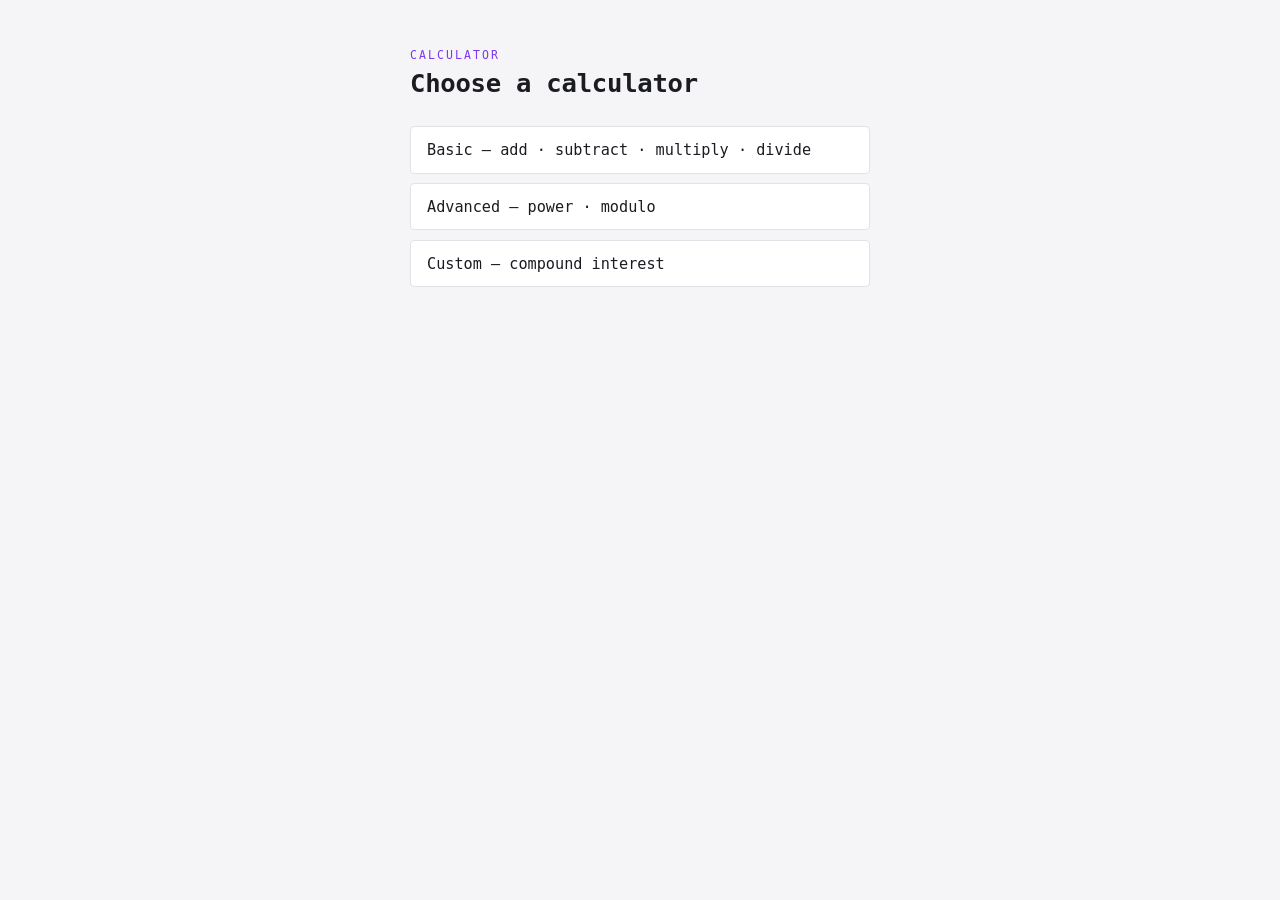
<file: index.html>
<!-- 210042112 -->

<!doctype html>
<html lang="en">
  <head>
    <meta charset="UTF-8" />
    <meta name="viewport" content="width=device-width, initial-scale=1.0" />
    <title>Calculator</title>
    <link rel="stylesheet" href="style.css" />
  </head>

  <body>
    <div class="wrap">
      <p class="eyebrow">Calculator</p>
      <h1>Choose a calculator</h1>

      <div class="nav-list">
        <a class="nav-link" href="basic.html"
          >Basic &mdash; add &middot; subtract &middot; multiply &middot;
          divide</a
        >
        <a class="nav-link" href="advanced.html"
          >Advanced &mdash; power &middot; modulo</a
        >
        <a class="nav-link" href="custom.html"
          >Custom &mdash; compound interest</a
        >
      </div>
    </div>
  </body>
</html>

<!-- -_- N4M154 -_- -->
</file>
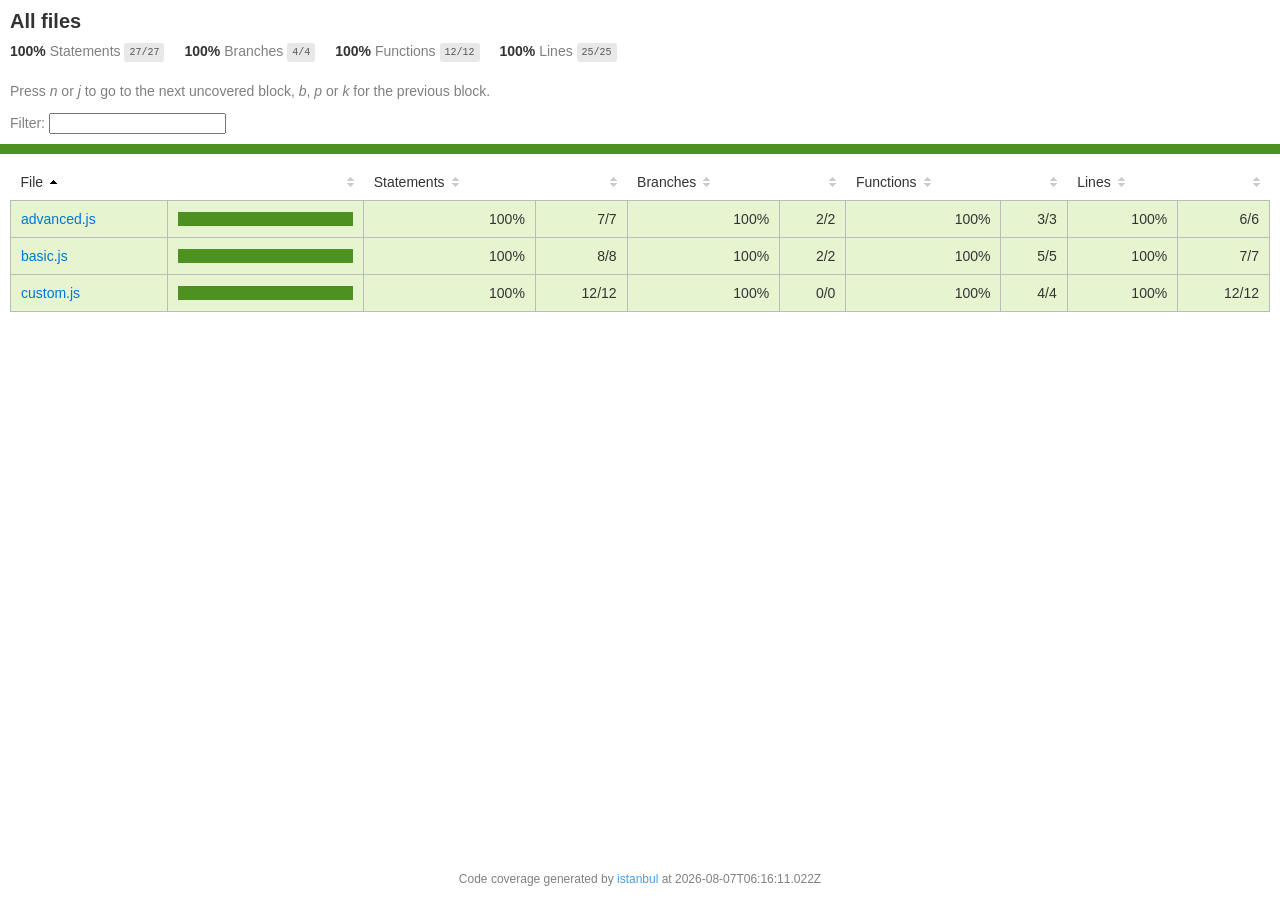
<file: code-coverage-report/lcov-report/index.html>
<!doctype html>
<html lang="en">

<head>
    <title>Code coverage report for All files</title>
    <meta charset="utf-8" />
    <link rel="stylesheet" href="prettify.css" />
    <link rel="stylesheet" href="base.css" />
    <link rel="shortcut icon" type="image/x-icon" href="favicon.png" />
    <meta name="viewport" content="width=device-width, initial-scale=1" />
    <style type='text/css'>
        .coverage-summary .sorter {
            background-image: url(sort-arrow-sprite.png);
        }
    </style>
</head>
    
<body>
<div class='wrapper'>
    <div class='pad1'>
        <h1>All files</h1>
        <div class='clearfix'>
            
            <div class='fl pad1y space-right2'>
                <span class="strong">100% </span>
                <span class="quiet">Statements</span>
                <span class='fraction'>27/27</span>
            </div>
        
            
            <div class='fl pad1y space-right2'>
                <span class="strong">100% </span>
                <span class="quiet">Branches</span>
                <span class='fraction'>4/4</span>
            </div>
        
            
            <div class='fl pad1y space-right2'>
                <span class="strong">100% </span>
                <span class="quiet">Functions</span>
                <span class='fraction'>12/12</span>
            </div>
        
            
            <div class='fl pad1y space-right2'>
                <span class="strong">100% </span>
                <span class="quiet">Lines</span>
                <span class='fraction'>25/25</span>
            </div>
        
            
        </div>
        <p class="quiet">
            Press <em>n</em> or <em>j</em> to go to the next uncovered block, <em>b</em>, <em>p</em> or <em>k</em> for the previous block.
        </p>
        <template id="filterTemplate">
            <div class="quiet">
                Filter:
                <input type="search" id="fileSearch">
            </div>
        </template>
    </div>
    <div class='status-line high'></div>
    <div class="pad1">
<table class="coverage-summary">
<thead>
<tr>
   <th data-col="file" data-fmt="html" data-html="true" class="file">File</th>
   <th data-col="pic" data-type="number" data-fmt="html" data-html="true" class="pic"></th>
   <th data-col="statements" data-type="number" data-fmt="pct" class="pct">Statements</th>
   <th data-col="statements_raw" data-type="number" data-fmt="html" class="abs"></th>
   <th data-col="branches" data-type="number" data-fmt="pct" class="pct">Branches</th>
   <th data-col="branches_raw" data-type="number" data-fmt="html" class="abs"></th>
   <th data-col="functions" data-type="number" data-fmt="pct" class="pct">Functions</th>
   <th data-col="functions_raw" data-type="number" data-fmt="html" class="abs"></th>
   <th data-col="lines" data-type="number" data-fmt="pct" class="pct">Lines</th>
   <th data-col="lines_raw" data-type="number" data-fmt="html" class="abs"></th>
</tr>
</thead>
<tbody><tr>
	<td class="file high" data-value="advanced.js"><a href="advanced.js.html">advanced.js</a></td>
	<td data-value="100" class="pic high">
	<div class="chart"><div class="cover-fill cover-full" style="width: 100%"></div><div class="cover-empty" style="width: 0%"></div></div>
	</td>
	<td data-value="100" class="pct high">100%</td>
	<td data-value="7" class="abs high">7/7</td>
	<td data-value="100" class="pct high">100%</td>
	<td data-value="2" class="abs high">2/2</td>
	<td data-value="100" class="pct high">100%</td>
	<td data-value="3" class="abs high">3/3</td>
	<td data-value="100" class="pct high">100%</td>
	<td data-value="6" class="abs high">6/6</td>
	</tr>

<tr>
	<td class="file high" data-value="basic.js"><a href="basic.js.html">basic.js</a></td>
	<td data-value="100" class="pic high">
	<div class="chart"><div class="cover-fill cover-full" style="width: 100%"></div><div class="cover-empty" style="width: 0%"></div></div>
	</td>
	<td data-value="100" class="pct high">100%</td>
	<td data-value="8" class="abs high">8/8</td>
	<td data-value="100" class="pct high">100%</td>
	<td data-value="2" class="abs high">2/2</td>
	<td data-value="100" class="pct high">100%</td>
	<td data-value="5" class="abs high">5/5</td>
	<td data-value="100" class="pct high">100%</td>
	<td data-value="7" class="abs high">7/7</td>
	</tr>

<tr>
	<td class="file high" data-value="custom.js"><a href="custom.js.html">custom.js</a></td>
	<td data-value="100" class="pic high">
	<div class="chart"><div class="cover-fill cover-full" style="width: 100%"></div><div class="cover-empty" style="width: 0%"></div></div>
	</td>
	<td data-value="100" class="pct high">100%</td>
	<td data-value="12" class="abs high">12/12</td>
	<td data-value="100" class="pct high">100%</td>
	<td data-value="0" class="abs high">0/0</td>
	<td data-value="100" class="pct high">100%</td>
	<td data-value="4" class="abs high">4/4</td>
	<td data-value="100" class="pct high">100%</td>
	<td data-value="12" class="abs high">12/12</td>
	</tr>

</tbody>
</table>
</div>
                <div class='push'></div><!-- for sticky footer -->
            </div><!-- /wrapper -->
            <div class='footer quiet pad2 space-top1 center small'>
                Code coverage generated by
                <a href="https://istanbul.js.org/" target="_blank" rel="noopener noreferrer">istanbul</a>
                at 2026-08-07T06:16:11.022Z
            </div>
        <script src="prettify.js"></script>
        <script>
            window.onload = function () {
                prettyPrint();
            };
        </script>
        <script src="sorter.js"></script>
        <script src="block-navigation.js"></script>
    </body>
</html>
</file>
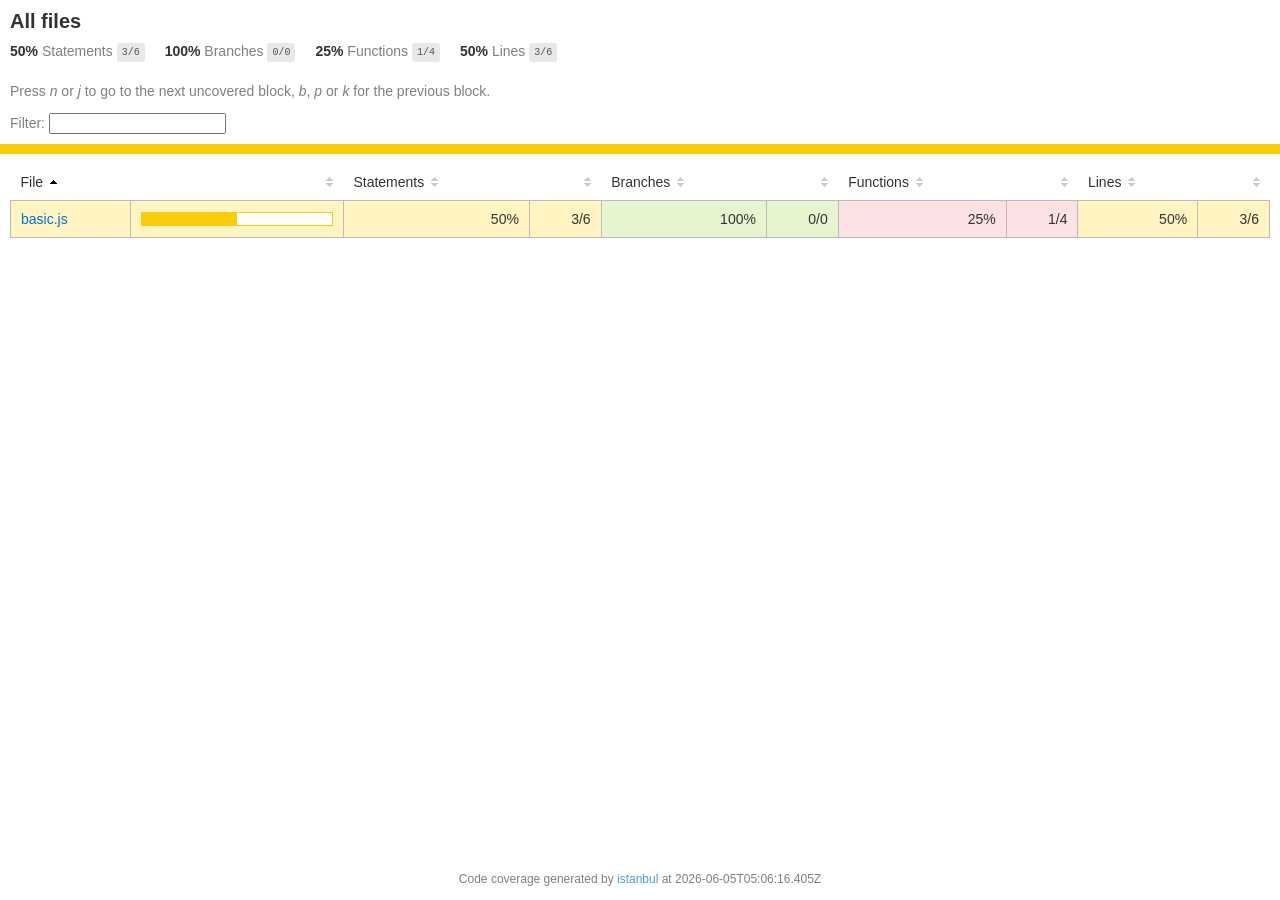
<file: coverage/lcov-report/index.html>
<!doctype html>
<html lang="en">

<head>
    <title>Code coverage report for All files</title>
    <meta charset="utf-8" />
    <link rel="stylesheet" href="prettify.css" />
    <link rel="stylesheet" href="base.css" />
    <link rel="shortcut icon" type="image/x-icon" href="favicon.png" />
    <meta name="viewport" content="width=device-width, initial-scale=1" />
    <style type='text/css'>
        .coverage-summary .sorter {
            background-image: url(sort-arrow-sprite.png);
        }
    </style>
</head>
    
<body>
<div class='wrapper'>
    <div class='pad1'>
        <h1>All files</h1>
        <div class='clearfix'>
            
            <div class='fl pad1y space-right2'>
                <span class="strong">50% </span>
                <span class="quiet">Statements</span>
                <span class='fraction'>3/6</span>
            </div>
        
            
            <div class='fl pad1y space-right2'>
                <span class="strong">100% </span>
                <span class="quiet">Branches</span>
                <span class='fraction'>0/0</span>
            </div>
        
            
            <div class='fl pad1y space-right2'>
                <span class="strong">25% </span>
                <span class="quiet">Functions</span>
                <span class='fraction'>1/4</span>
            </div>
        
            
            <div class='fl pad1y space-right2'>
                <span class="strong">50% </span>
                <span class="quiet">Lines</span>
                <span class='fraction'>3/6</span>
            </div>
        
            
        </div>
        <p class="quiet">
            Press <em>n</em> or <em>j</em> to go to the next uncovered block, <em>b</em>, <em>p</em> or <em>k</em> for the previous block.
        </p>
        <template id="filterTemplate">
            <div class="quiet">
                Filter:
                <input type="search" id="fileSearch">
            </div>
        </template>
    </div>
    <div class='status-line medium'></div>
    <div class="pad1">
<table class="coverage-summary">
<thead>
<tr>
   <th data-col="file" data-fmt="html" data-html="true" class="file">File</th>
   <th data-col="pic" data-type="number" data-fmt="html" data-html="true" class="pic"></th>
   <th data-col="statements" data-type="number" data-fmt="pct" class="pct">Statements</th>
   <th data-col="statements_raw" data-type="number" data-fmt="html" class="abs"></th>
   <th data-col="branches" data-type="number" data-fmt="pct" class="pct">Branches</th>
   <th data-col="branches_raw" data-type="number" data-fmt="html" class="abs"></th>
   <th data-col="functions" data-type="number" data-fmt="pct" class="pct">Functions</th>
   <th data-col="functions_raw" data-type="number" data-fmt="html" class="abs"></th>
   <th data-col="lines" data-type="number" data-fmt="pct" class="pct">Lines</th>
   <th data-col="lines_raw" data-type="number" data-fmt="html" class="abs"></th>
</tr>
</thead>
<tbody><tr>
	<td class="file medium" data-value="basic.js"><a href="basic.js.html">basic.js</a></td>
	<td data-value="50" class="pic medium">
	<div class="chart"><div class="cover-fill" style="width: 50%"></div><div class="cover-empty" style="width: 50%"></div></div>
	</td>
	<td data-value="50" class="pct medium">50%</td>
	<td data-value="6" class="abs medium">3/6</td>
	<td data-value="100" class="pct high">100%</td>
	<td data-value="0" class="abs high">0/0</td>
	<td data-value="25" class="pct low">25%</td>
	<td data-value="4" class="abs low">1/4</td>
	<td data-value="50" class="pct medium">50%</td>
	<td data-value="6" class="abs medium">3/6</td>
	</tr>

</tbody>
</table>
</div>
                <div class='push'></div><!-- for sticky footer -->
            </div><!-- /wrapper -->
            <div class='footer quiet pad2 space-top1 center small'>
                Code coverage generated by
                <a href="https://istanbul.js.org/" target="_blank" rel="noopener noreferrer">istanbul</a>
                at 2026-06-05T05:06:16.405Z
            </div>
        <script src="prettify.js"></script>
        <script>
            window.onload = function () {
                prettyPrint();
            };
        </script>
        <script src="sorter.js"></script>
        <script src="block-navigation.js"></script>
    </body>
</html>
</file>
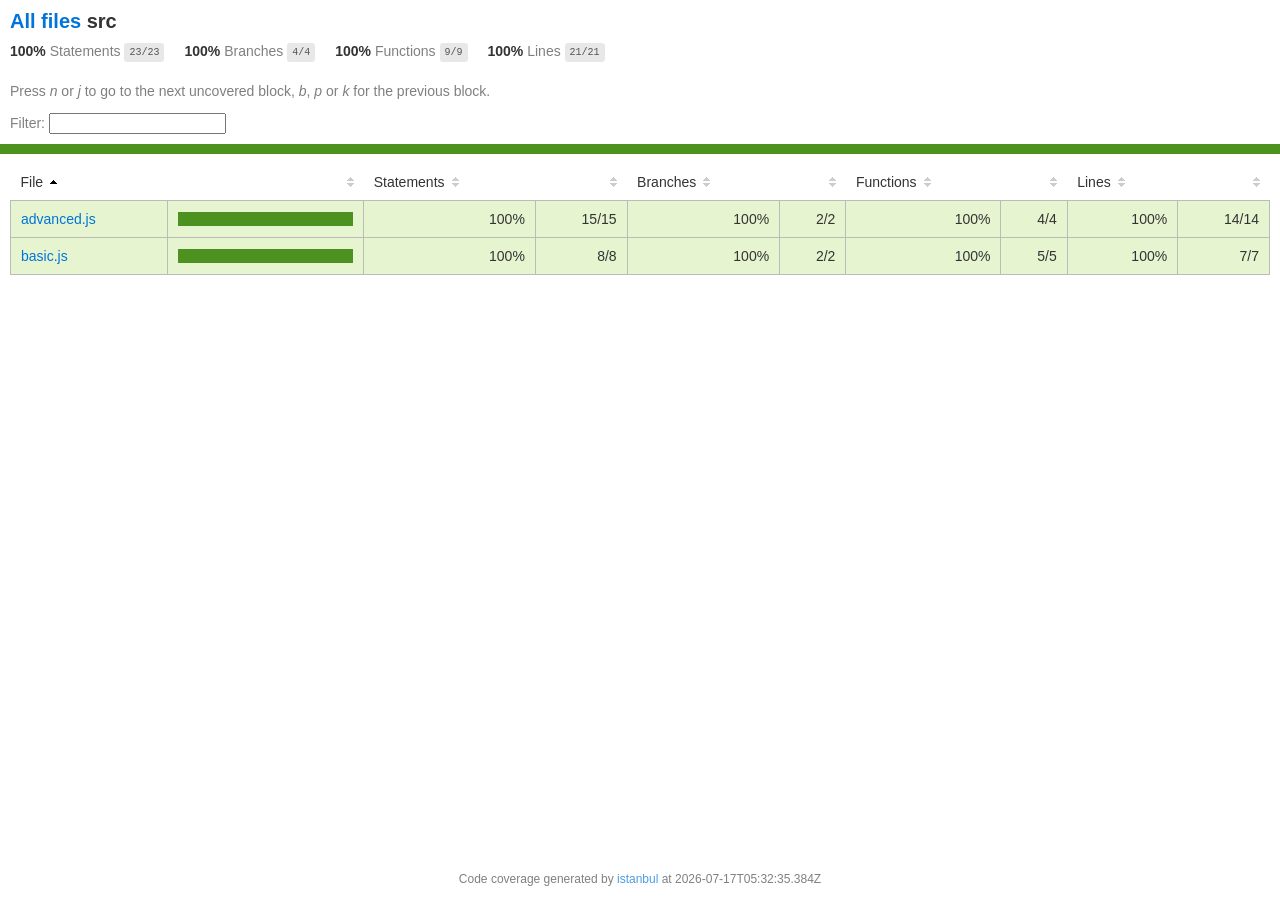
<file: code-coverage-report/lcov-report/src/index.html>
<!doctype html>
<html lang="en">

<head>
    <title>Code coverage report for src</title>
    <meta charset="utf-8" />
    <link rel="stylesheet" href="../prettify.css" />
    <link rel="stylesheet" href="../base.css" />
    <link rel="shortcut icon" type="image/x-icon" href="../favicon.png" />
    <meta name="viewport" content="width=device-width, initial-scale=1" />
    <style type='text/css'>
        .coverage-summary .sorter {
            background-image: url(../sort-arrow-sprite.png);
        }
    </style>
</head>
    
<body>
<div class='wrapper'>
    <div class='pad1'>
        <h1><a href="../index.html">All files</a> src</h1>
        <div class='clearfix'>
            
            <div class='fl pad1y space-right2'>
                <span class="strong">100% </span>
                <span class="quiet">Statements</span>
                <span class='fraction'>23/23</span>
            </div>
        
            
            <div class='fl pad1y space-right2'>
                <span class="strong">100% </span>
                <span class="quiet">Branches</span>
                <span class='fraction'>4/4</span>
            </div>
        
            
            <div class='fl pad1y space-right2'>
                <span class="strong">100% </span>
                <span class="quiet">Functions</span>
                <span class='fraction'>9/9</span>
            </div>
        
            
            <div class='fl pad1y space-right2'>
                <span class="strong">100% </span>
                <span class="quiet">Lines</span>
                <span class='fraction'>21/21</span>
            </div>
        
            
        </div>
        <p class="quiet">
            Press <em>n</em> or <em>j</em> to go to the next uncovered block, <em>b</em>, <em>p</em> or <em>k</em> for the previous block.
        </p>
        <template id="filterTemplate">
            <div class="quiet">
                Filter:
                <input type="search" id="fileSearch">
            </div>
        </template>
    </div>
    <div class='status-line high'></div>
    <div class="pad1">
<table class="coverage-summary">
<thead>
<tr>
   <th data-col="file" data-fmt="html" data-html="true" class="file">File</th>
   <th data-col="pic" data-type="number" data-fmt="html" data-html="true" class="pic"></th>
   <th data-col="statements" data-type="number" data-fmt="pct" class="pct">Statements</th>
   <th data-col="statements_raw" data-type="number" data-fmt="html" class="abs"></th>
   <th data-col="branches" data-type="number" data-fmt="pct" class="pct">Branches</th>
   <th data-col="branches_raw" data-type="number" data-fmt="html" class="abs"></th>
   <th data-col="functions" data-type="number" data-fmt="pct" class="pct">Functions</th>
   <th data-col="functions_raw" data-type="number" data-fmt="html" class="abs"></th>
   <th data-col="lines" data-type="number" data-fmt="pct" class="pct">Lines</th>
   <th data-col="lines_raw" data-type="number" data-fmt="html" class="abs"></th>
</tr>
</thead>
<tbody><tr>
	<td class="file high" data-value="advanced.js"><a href="advanced.js.html">advanced.js</a></td>
	<td data-value="100" class="pic high">
	<div class="chart"><div class="cover-fill cover-full" style="width: 100%"></div><div class="cover-empty" style="width: 0%"></div></div>
	</td>
	<td data-value="100" class="pct high">100%</td>
	<td data-value="15" class="abs high">15/15</td>
	<td data-value="100" class="pct high">100%</td>
	<td data-value="2" class="abs high">2/2</td>
	<td data-value="100" class="pct high">100%</td>
	<td data-value="4" class="abs high">4/4</td>
	<td data-value="100" class="pct high">100%</td>
	<td data-value="14" class="abs high">14/14</td>
	</tr>

<tr>
	<td class="file high" data-value="basic.js"><a href="basic.js.html">basic.js</a></td>
	<td data-value="100" class="pic high">
	<div class="chart"><div class="cover-fill cover-full" style="width: 100%"></div><div class="cover-empty" style="width: 0%"></div></div>
	</td>
	<td data-value="100" class="pct high">100%</td>
	<td data-value="8" class="abs high">8/8</td>
	<td data-value="100" class="pct high">100%</td>
	<td data-value="2" class="abs high">2/2</td>
	<td data-value="100" class="pct high">100%</td>
	<td data-value="5" class="abs high">5/5</td>
	<td data-value="100" class="pct high">100%</td>
	<td data-value="7" class="abs high">7/7</td>
	</tr>

</tbody>
</table>
</div>
                <div class='push'></div><!-- for sticky footer -->
            </div><!-- /wrapper -->
            <div class='footer quiet pad2 space-top1 center small'>
                Code coverage generated by
                <a href="https://istanbul.js.org/" target="_blank" rel="noopener noreferrer">istanbul</a>
                at 2026-07-17T05:32:35.384Z
            </div>
        <script src="../prettify.js"></script>
        <script>
            window.onload = function () {
                prettyPrint();
            };
        </script>
        <script src="../sorter.js"></script>
        <script src="../block-navigation.js"></script>
    </body>
</html>
</file>
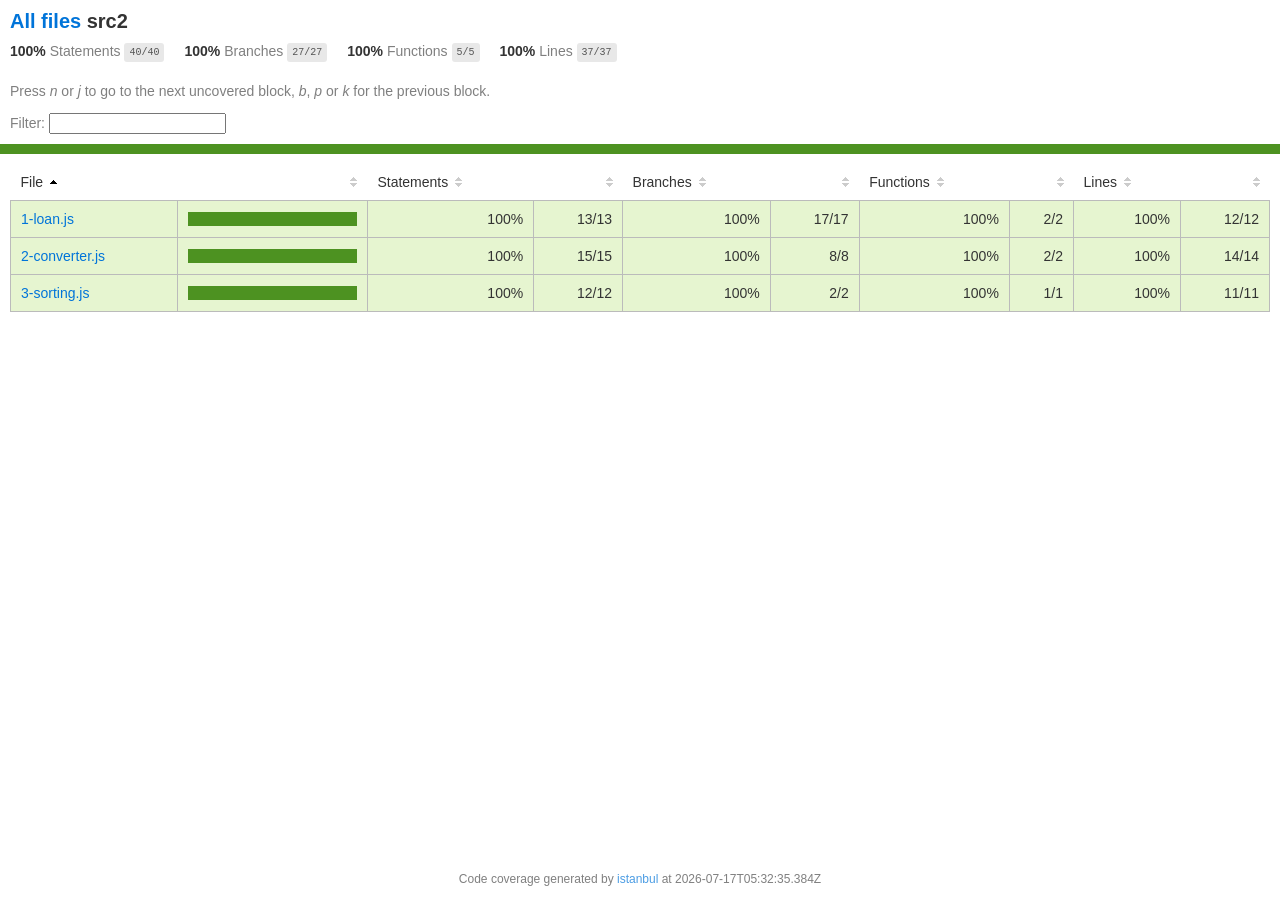
<file: code-coverage-report/lcov-report/src2/index.html>
<!doctype html>
<html lang="en">

<head>
    <title>Code coverage report for src2</title>
    <meta charset="utf-8" />
    <link rel="stylesheet" href="../prettify.css" />
    <link rel="stylesheet" href="../base.css" />
    <link rel="shortcut icon" type="image/x-icon" href="../favicon.png" />
    <meta name="viewport" content="width=device-width, initial-scale=1" />
    <style type='text/css'>
        .coverage-summary .sorter {
            background-image: url(../sort-arrow-sprite.png);
        }
    </style>
</head>
    
<body>
<div class='wrapper'>
    <div class='pad1'>
        <h1><a href="../index.html">All files</a> src2</h1>
        <div class='clearfix'>
            
            <div class='fl pad1y space-right2'>
                <span class="strong">100% </span>
                <span class="quiet">Statements</span>
                <span class='fraction'>40/40</span>
            </div>
        
            
            <div class='fl pad1y space-right2'>
                <span class="strong">100% </span>
                <span class="quiet">Branches</span>
                <span class='fraction'>27/27</span>
            </div>
        
            
            <div class='fl pad1y space-right2'>
                <span class="strong">100% </span>
                <span class="quiet">Functions</span>
                <span class='fraction'>5/5</span>
            </div>
        
            
            <div class='fl pad1y space-right2'>
                <span class="strong">100% </span>
                <span class="quiet">Lines</span>
                <span class='fraction'>37/37</span>
            </div>
        
            
        </div>
        <p class="quiet">
            Press <em>n</em> or <em>j</em> to go to the next uncovered block, <em>b</em>, <em>p</em> or <em>k</em> for the previous block.
        </p>
        <template id="filterTemplate">
            <div class="quiet">
                Filter:
                <input type="search" id="fileSearch">
            </div>
        </template>
    </div>
    <div class='status-line high'></div>
    <div class="pad1">
<table class="coverage-summary">
<thead>
<tr>
   <th data-col="file" data-fmt="html" data-html="true" class="file">File</th>
   <th data-col="pic" data-type="number" data-fmt="html" data-html="true" class="pic"></th>
   <th data-col="statements" data-type="number" data-fmt="pct" class="pct">Statements</th>
   <th data-col="statements_raw" data-type="number" data-fmt="html" class="abs"></th>
   <th data-col="branches" data-type="number" data-fmt="pct" class="pct">Branches</th>
   <th data-col="branches_raw" data-type="number" data-fmt="html" class="abs"></th>
   <th data-col="functions" data-type="number" data-fmt="pct" class="pct">Functions</th>
   <th data-col="functions_raw" data-type="number" data-fmt="html" class="abs"></th>
   <th data-col="lines" data-type="number" data-fmt="pct" class="pct">Lines</th>
   <th data-col="lines_raw" data-type="number" data-fmt="html" class="abs"></th>
</tr>
</thead>
<tbody><tr>
	<td class="file high" data-value="1-loan.js"><a href="1-loan.js.html">1-loan.js</a></td>
	<td data-value="100" class="pic high">
	<div class="chart"><div class="cover-fill cover-full" style="width: 100%"></div><div class="cover-empty" style="width: 0%"></div></div>
	</td>
	<td data-value="100" class="pct high">100%</td>
	<td data-value="13" class="abs high">13/13</td>
	<td data-value="100" class="pct high">100%</td>
	<td data-value="17" class="abs high">17/17</td>
	<td data-value="100" class="pct high">100%</td>
	<td data-value="2" class="abs high">2/2</td>
	<td data-value="100" class="pct high">100%</td>
	<td data-value="12" class="abs high">12/12</td>
	</tr>

<tr>
	<td class="file high" data-value="2-converter.js"><a href="2-converter.js.html">2-converter.js</a></td>
	<td data-value="100" class="pic high">
	<div class="chart"><div class="cover-fill cover-full" style="width: 100%"></div><div class="cover-empty" style="width: 0%"></div></div>
	</td>
	<td data-value="100" class="pct high">100%</td>
	<td data-value="15" class="abs high">15/15</td>
	<td data-value="100" class="pct high">100%</td>
	<td data-value="8" class="abs high">8/8</td>
	<td data-value="100" class="pct high">100%</td>
	<td data-value="2" class="abs high">2/2</td>
	<td data-value="100" class="pct high">100%</td>
	<td data-value="14" class="abs high">14/14</td>
	</tr>

<tr>
	<td class="file high" data-value="3-sorting.js"><a href="3-sorting.js.html">3-sorting.js</a></td>
	<td data-value="100" class="pic high">
	<div class="chart"><div class="cover-fill cover-full" style="width: 100%"></div><div class="cover-empty" style="width: 0%"></div></div>
	</td>
	<td data-value="100" class="pct high">100%</td>
	<td data-value="12" class="abs high">12/12</td>
	<td data-value="100" class="pct high">100%</td>
	<td data-value="2" class="abs high">2/2</td>
	<td data-value="100" class="pct high">100%</td>
	<td data-value="1" class="abs high">1/1</td>
	<td data-value="100" class="pct high">100%</td>
	<td data-value="11" class="abs high">11/11</td>
	</tr>

</tbody>
</table>
</div>
                <div class='push'></div><!-- for sticky footer -->
            </div><!-- /wrapper -->
            <div class='footer quiet pad2 space-top1 center small'>
                Code coverage generated by
                <a href="https://istanbul.js.org/" target="_blank" rel="noopener noreferrer">istanbul</a>
                at 2026-07-17T05:32:35.384Z
            </div>
        <script src="../prettify.js"></script>
        <script>
            window.onload = function () {
                prettyPrint();
            };
        </script>
        <script src="../sorter.js"></script>
        <script src="../block-navigation.js"></script>
    </body>
</html>
</file>
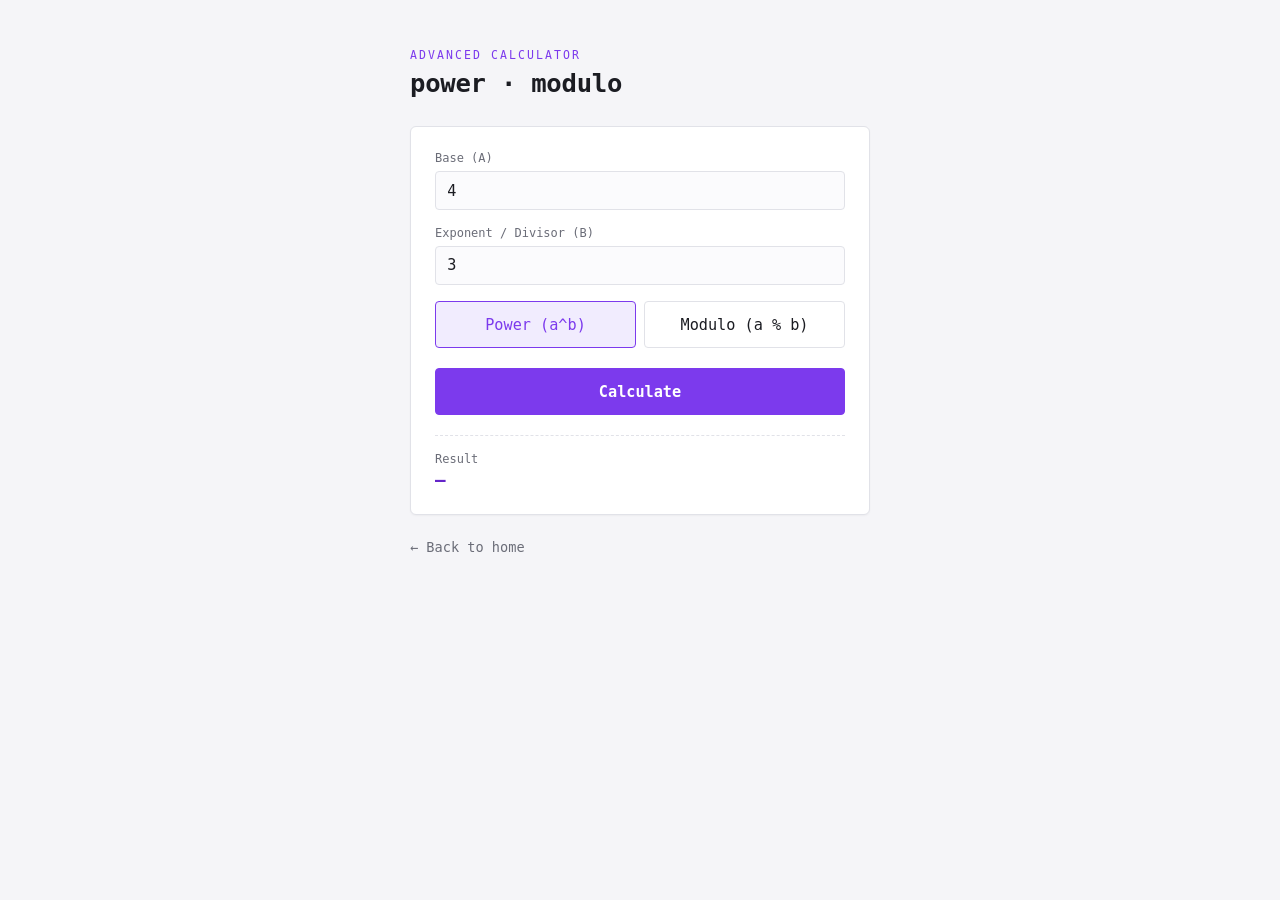
<file: advanced.html>
<!-- 210042112 -->

<!doctype html>
<html lang="en">
  <head>
    <meta charset="UTF-8" />
    <meta name="viewport" content="width=device-width, initial-scale=1.0" />
    <title>Advanced Calculator</title>
    <link rel="stylesheet" href="style.css" />
  </head>
  <body>
    <div class="wrap">
      <p class="eyebrow">Advanced Calculator</p>
      <h1>power &middot; modulo</h1>

      <div class="card">
        <div class="field">
          <label for="a">Base (A)</label>
          <input type="number" id="a" value="4" />
        </div>
        <div class="field">
          <label for="b">Exponent / Divisor (B)</label>
          <input type="number" id="b" value="3" />
        </div>

        <div class="op-row">
          <button data-op="Pow" class="active">Power (a^b)</button>
          <button data-op="Modulo">Modulo (a % b)</button>
        </div>

        <button class="calc-button" id="calcBtn">Calculate</button>

        <div class="result">
          <span class="label">Result</span>
          <span class="value" id="output">&mdash;</span>
        </div>
      </div>

      <a class="back" href="index.html">&larr; Back to home</a>
    </div>

    <!-- src/advanced.js is a plain CommonJS module (module.exports = {...}),
         written for Node/Jest. This shim gives it a `module` global to
         write to when loaded directly as a browser <script>, without
         touching src/advanced.js itself. -->
    <script>
      window.module = { exports: {} };
    </script>
    <script src="src/advanced.js"></script>
    <script>
      window.advancedCalc = window.module.exports;

      let currentOp = "Pow";
      const opButtons = document.querySelectorAll(".op-row button");
      opButtons.forEach((btn) => {
        btn.addEventListener("click", () => {
          opButtons.forEach((b) => b.classList.remove("active"));
          btn.classList.add("active");
          currentOp = btn.dataset.op;
        });
      });

      document.getElementById("calcBtn").addEventListener("click", () => {
        const a = parseFloat(document.getElementById("a").value);
        const b = parseFloat(document.getElementById("b").value);
        const result = window.advancedCalc[currentOp](a, b);
        document.getElementById("output").textContent = result;
      });
    </script>
  </body>
</html>
<!-- -_- N4M154 -_- -->
</file>
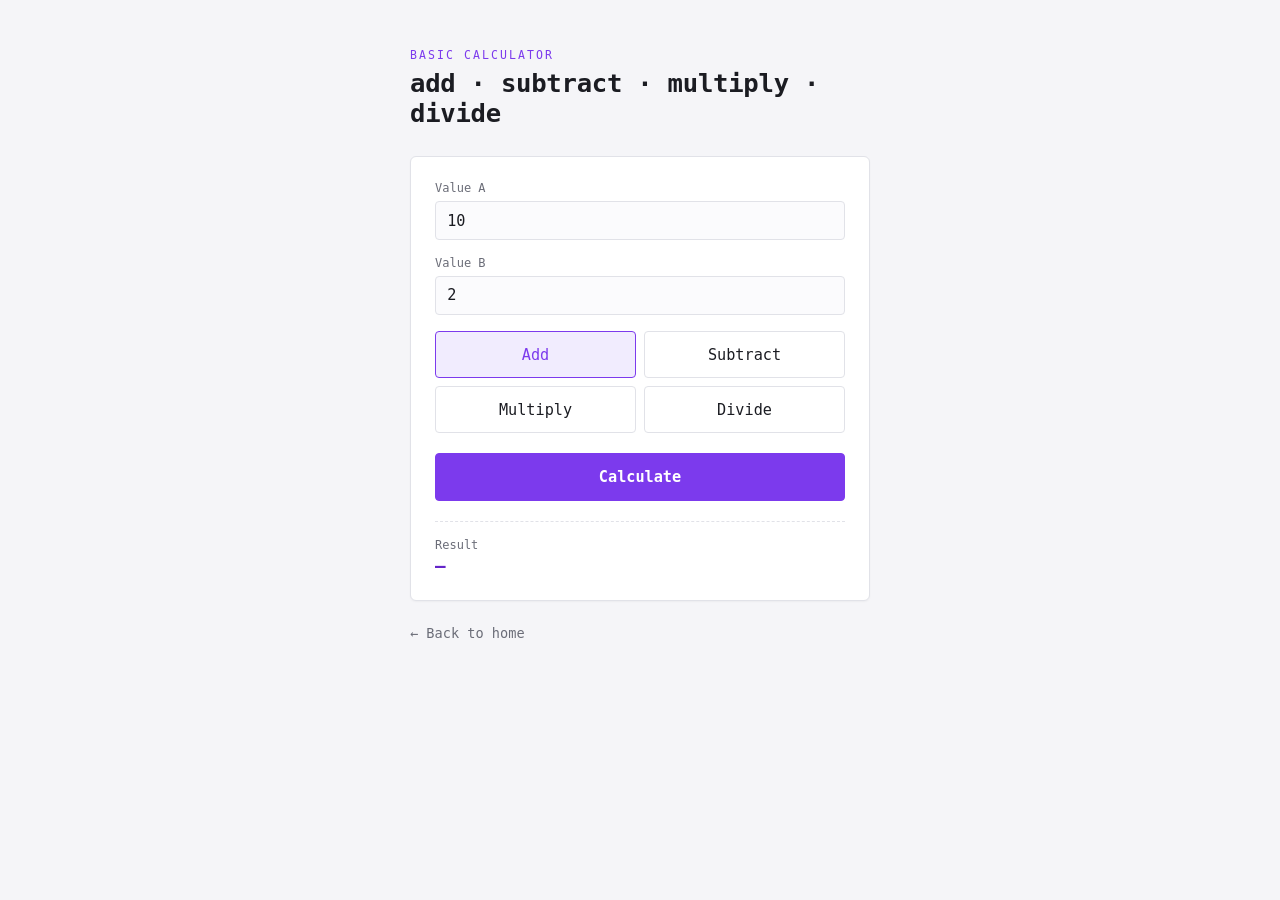
<file: basic.html>
<!-- 210042112 -->

<!doctype html>
<html lang="en">
  <head>
    <meta charset="UTF-8" />
    <meta name="viewport" content="width=device-width, initial-scale=1.0" />
    <title>Basic Calculator</title>
    <link rel="stylesheet" href="style.css" />
  </head>

  <body>
    <div class="wrap">
      <p class="eyebrow">Basic Calculator</p>
      <h1>add &middot; subtract &middot; multiply &middot; divide</h1>

      <div class="card">
        <div class="field">
          <label for="a">Value A</label>
          <input type="number" id="a" value="10" />
        </div>
        <div class="field">
          <label for="b">Value B</label>
          <input type="number" id="b" value="2" />
        </div>

        <div class="op-row">
          <button data-op="add" class="active">Add</button>
          <button data-op="subtract">Subtract</button>
          <button data-op="multiply">Multiply</button>
          <button data-op="divide">Divide</button>
        </div>

        <button class="calc-button" id="calcBtn">Calculate</button>

        <div class="result">
          <span class="label">Result</span>
          <span class="value" id="output">&mdash;</span>
        </div>
      </div>

      <a class="back" href="index.html">&larr; Back to home</a>
    </div>

    <!-- src/basic.js is a plain CommonJS module (module.exports = {...}),
         written for Node/Jest. This shim gives it a `module` global to
         write to when loaded directly as a browser <script>, without
         touching src/basic.js itself. -->
    <script>
      window.module = { exports: {} };
    </script>
    <script src="src/basic.js"></script>
    <script>
      window.basicCalc = window.module.exports;

      let currentOp = "add";
      const opButtons = document.querySelectorAll(".op-row button");
      opButtons.forEach((btn) => {
        btn.addEventListener("click", () => {
          opButtons.forEach((b) => b.classList.remove("active"));
          btn.classList.add("active");
          currentOp = btn.dataset.op;
        });
      });

      document.getElementById("calcBtn").addEventListener("click", () => {
        const a = parseFloat(document.getElementById("a").value);
        const b = parseFloat(document.getElementById("b").value);
        const result = window.basicCalc[currentOp](a, b);
        document.getElementById("output").textContent = result;
      });
    </script>
  </body>
</html>
<!-- -_- N4M154 -_- -->
</file>
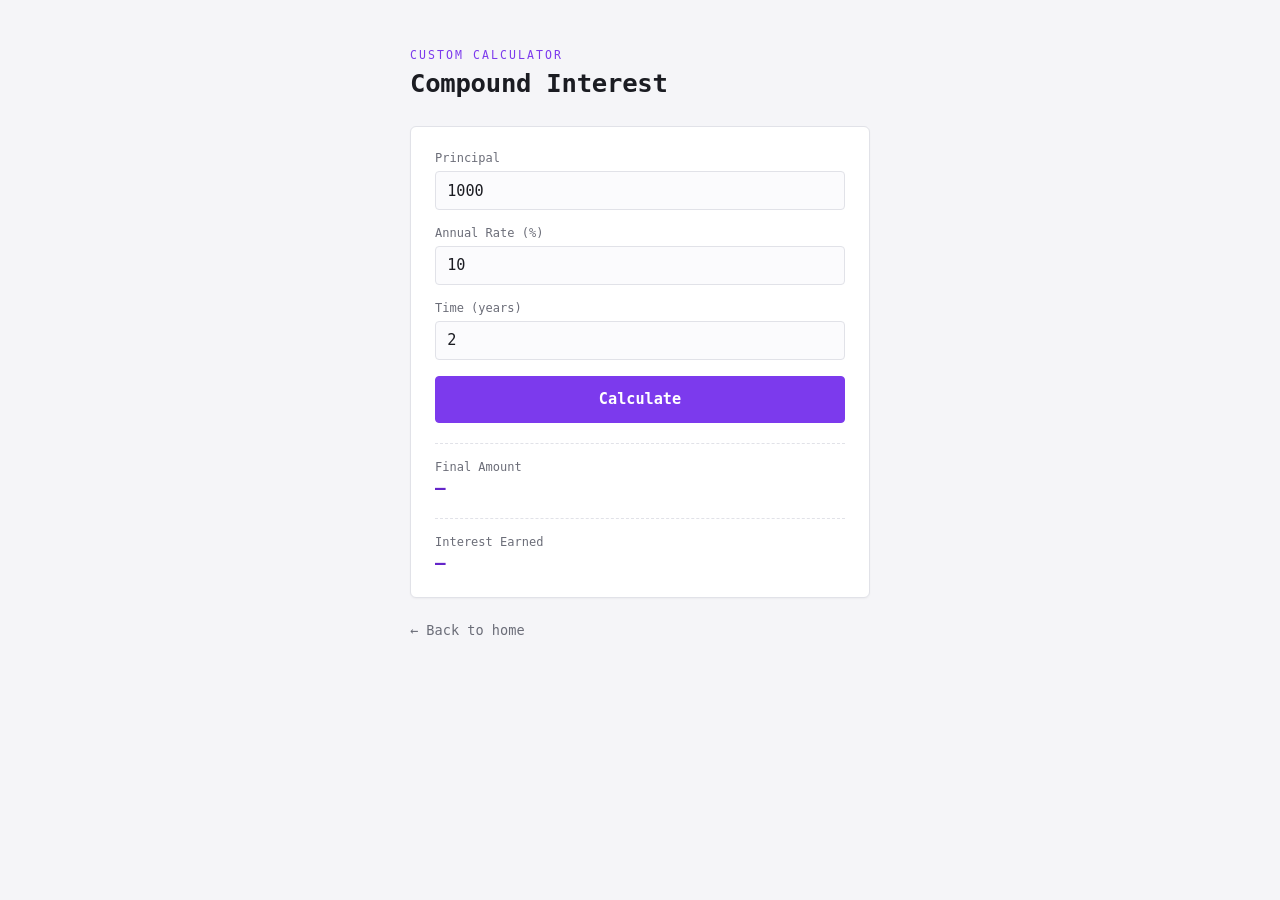
<file: custom.html>
<!-- 210042112 -->

<!doctype html>
<html lang="en">
  <head>
    <meta charset="UTF-8" />
    <meta name="viewport" content="width=device-width, initial-scale=1.0" />
    <title>Custom Calculator</title>
    <link rel="stylesheet" href="style.css" />
  </head>

  <body>
    <div class="wrap">
      <p class="eyebrow">Custom Calculator</p>
      <h1>Compound Interest</h1>

      <div class="card">
        <div class="field">
          <label for="principal">Principal</label>
          <input type="number" id="principal" value="1000" />
        </div>
        <div class="field">
          <label for="rate">Annual Rate (%)</label>
          <input type="number" id="rate" value="10" />
        </div>
        <div class="field">
          <label for="time">Time (years)</label>
          <input type="number" id="time" value="2" />
        </div>

        <button class="calc-button" id="calcBtn">Calculate</button>

        <div class="result">
          <span class="label">Final Amount</span>
          <span class="value" id="amountOut">&mdash;</span>
        </div>
        <div class="result">
          <span class="label">Interest Earned</span>
          <span class="value" id="interestOut">&mdash;</span>
        </div>
      </div>

      <a class="back" href="index.html">&larr; Back to home</a>
    </div>

    <!-- src/basic.js, src/advanced.js, and src/custom.js are plain CommonJS
         modules (require(...) / module.exports = {...}) written for
         Node/Jest. This shim gives them the `require`/`module` globals they
         need to load directly as browser <script> tags, without touching
         the src files themselves. Each module's export is captured into
         window.__modules right after it runs, keyed by its require() path,
         so custom.js's require("./basic") / require("./advanced") resolve
         to the same objects Node would give it. -->
    <script>
      window.__modules = {};
      window.require = (path) => window.__modules[path.replace("./", "")];
      window.module = { exports: {} };
    </script>
    <script src="src/basic.js"></script>
    <script>
      window.__modules.basic = window.module.exports;
      window.module = { exports: {} };
    </script>
    <script src="src/advanced.js"></script>
    <script>
      window.__modules.advanced = window.module.exports;
      window.module = { exports: {} };
    </script>
    <script src="src/custom.js"></script>
    <script>
      window.customCalc = window.module.exports;

      document.getElementById("calcBtn").addEventListener("click", () => {
        const principal = parseFloat(
          document.getElementById("principal").value,
        );
        const rate = parseFloat(document.getElementById("rate").value);
        const time = parseFloat(document.getElementById("time").value);

        const { amount, interest } = window.customCalc.compoundInterest(
          principal,
          rate,
          time,
        );
        document.getElementById("amountOut").textContent = amount.toFixed(2);
        document.getElementById("interestOut").textContent =
          interest.toFixed(2);
      });
    </script>
  </body>
</html>

<!-- -_- N4M154 -_- -->
</file>
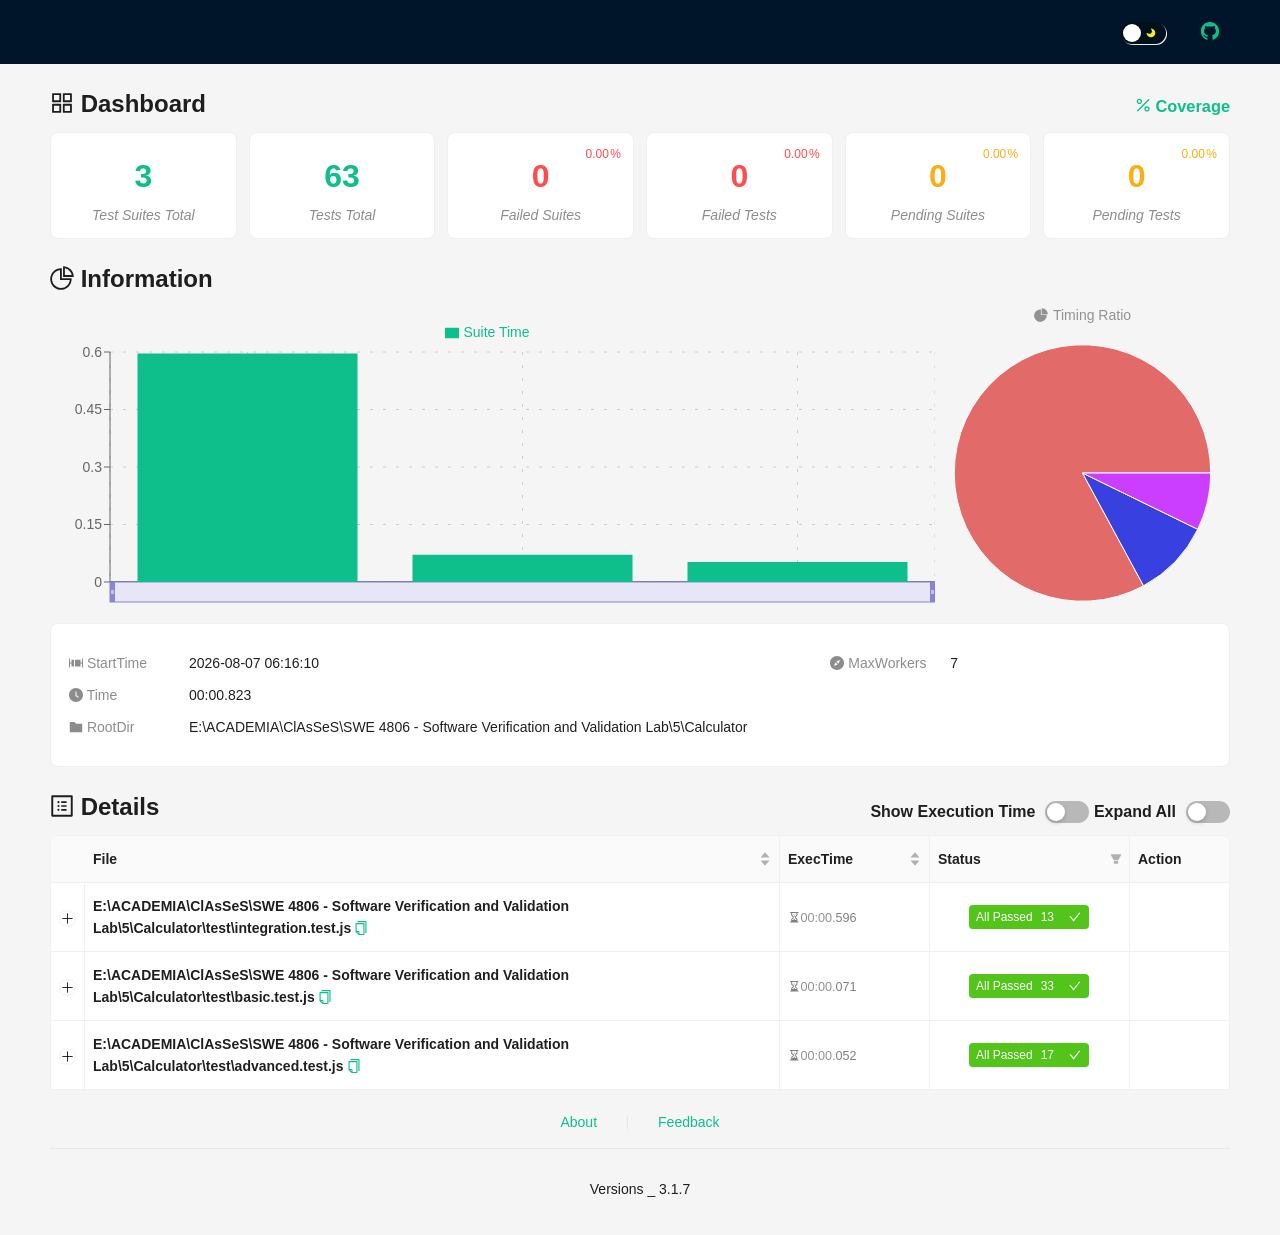
<file: jest_html_reporters.html>
<!doctype html><html><head><meta charset="utf-8"><meta http-equiv="Content-Type" content="text/html;charset=utf-8"><meta name="keywords" contect="jest, reporters"><meta name="author" contect="hazyzh"><meta name="viewport" content="width=device-width,initial-scale=1,user-scalable=0,minimum-scale=1,maximum-scale=1"><link rel="shortcut icon" href="[data-uri]"></head><title>Report</title><body><div id="app"></div><script defer="defer" src="./jest-html-reporters-attach/jest_html_reporters/index.js"></script></body></html>
</file>
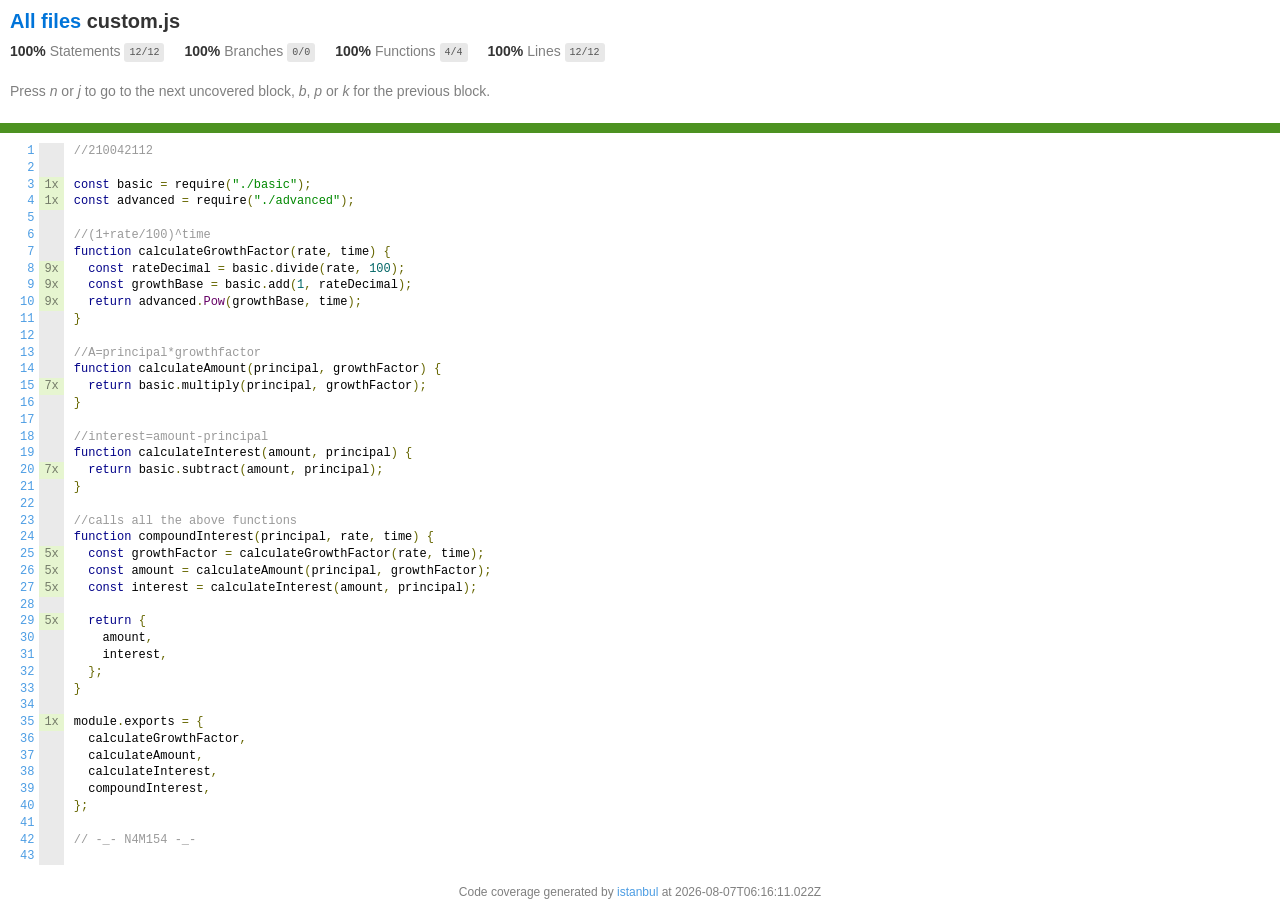
<file: code-coverage-report/lcov-report/custom.js.html>
<!doctype html>
<html lang="en">

<head>
    <title>Code coverage report for custom.js</title>
    <meta charset="utf-8" />
    <link rel="stylesheet" href="prettify.css" />
    <link rel="stylesheet" href="base.css" />
    <link rel="shortcut icon" type="image/x-icon" href="favicon.png" />
    <meta name="viewport" content="width=device-width, initial-scale=1" />
    <style type='text/css'>
        .coverage-summary .sorter {
            background-image: url(sort-arrow-sprite.png);
        }
    </style>
</head>
    
<body>
<div class='wrapper'>
    <div class='pad1'>
        <h1><a href="index.html">All files</a> custom.js</h1>
        <div class='clearfix'>
            
            <div class='fl pad1y space-right2'>
                <span class="strong">100% </span>
                <span class="quiet">Statements</span>
                <span class='fraction'>12/12</span>
            </div>
        
            
            <div class='fl pad1y space-right2'>
                <span class="strong">100% </span>
                <span class="quiet">Branches</span>
                <span class='fraction'>0/0</span>
            </div>
        
            
            <div class='fl pad1y space-right2'>
                <span class="strong">100% </span>
                <span class="quiet">Functions</span>
                <span class='fraction'>4/4</span>
            </div>
        
            
            <div class='fl pad1y space-right2'>
                <span class="strong">100% </span>
                <span class="quiet">Lines</span>
                <span class='fraction'>12/12</span>
            </div>
        
            
        </div>
        <p class="quiet">
            Press <em>n</em> or <em>j</em> to go to the next uncovered block, <em>b</em>, <em>p</em> or <em>k</em> for the previous block.
        </p>
        <template id="filterTemplate">
            <div class="quiet">
                Filter:
                <input type="search" id="fileSearch">
            </div>
        </template>
    </div>
    <div class='status-line high'></div>
    <pre><table class="coverage">
<tr><td class="line-count quiet"><a name='L1'></a><a href='#L1'>1</a>
<a name='L2'></a><a href='#L2'>2</a>
<a name='L3'></a><a href='#L3'>3</a>
<a name='L4'></a><a href='#L4'>4</a>
<a name='L5'></a><a href='#L5'>5</a>
<a name='L6'></a><a href='#L6'>6</a>
<a name='L7'></a><a href='#L7'>7</a>
<a name='L8'></a><a href='#L8'>8</a>
<a name='L9'></a><a href='#L9'>9</a>
<a name='L10'></a><a href='#L10'>10</a>
<a name='L11'></a><a href='#L11'>11</a>
<a name='L12'></a><a href='#L12'>12</a>
<a name='L13'></a><a href='#L13'>13</a>
<a name='L14'></a><a href='#L14'>14</a>
<a name='L15'></a><a href='#L15'>15</a>
<a name='L16'></a><a href='#L16'>16</a>
<a name='L17'></a><a href='#L17'>17</a>
<a name='L18'></a><a href='#L18'>18</a>
<a name='L19'></a><a href='#L19'>19</a>
<a name='L20'></a><a href='#L20'>20</a>
<a name='L21'></a><a href='#L21'>21</a>
<a name='L22'></a><a href='#L22'>22</a>
<a name='L23'></a><a href='#L23'>23</a>
<a name='L24'></a><a href='#L24'>24</a>
<a name='L25'></a><a href='#L25'>25</a>
<a name='L26'></a><a href='#L26'>26</a>
<a name='L27'></a><a href='#L27'>27</a>
<a name='L28'></a><a href='#L28'>28</a>
<a name='L29'></a><a href='#L29'>29</a>
<a name='L30'></a><a href='#L30'>30</a>
<a name='L31'></a><a href='#L31'>31</a>
<a name='L32'></a><a href='#L32'>32</a>
<a name='L33'></a><a href='#L33'>33</a>
<a name='L34'></a><a href='#L34'>34</a>
<a name='L35'></a><a href='#L35'>35</a>
<a name='L36'></a><a href='#L36'>36</a>
<a name='L37'></a><a href='#L37'>37</a>
<a name='L38'></a><a href='#L38'>38</a>
<a name='L39'></a><a href='#L39'>39</a>
<a name='L40'></a><a href='#L40'>40</a>
<a name='L41'></a><a href='#L41'>41</a>
<a name='L42'></a><a href='#L42'>42</a>
<a name='L43'></a><a href='#L43'>43</a></td><td class="line-coverage quiet"><span class="cline-any cline-neutral">&nbsp;</span>
<span class="cline-any cline-neutral">&nbsp;</span>
<span class="cline-any cline-yes">1x</span>
<span class="cline-any cline-yes">1x</span>
<span class="cline-any cline-neutral">&nbsp;</span>
<span class="cline-any cline-neutral">&nbsp;</span>
<span class="cline-any cline-neutral">&nbsp;</span>
<span class="cline-any cline-yes">9x</span>
<span class="cline-any cline-yes">9x</span>
<span class="cline-any cline-yes">9x</span>
<span class="cline-any cline-neutral">&nbsp;</span>
<span class="cline-any cline-neutral">&nbsp;</span>
<span class="cline-any cline-neutral">&nbsp;</span>
<span class="cline-any cline-neutral">&nbsp;</span>
<span class="cline-any cline-yes">7x</span>
<span class="cline-any cline-neutral">&nbsp;</span>
<span class="cline-any cline-neutral">&nbsp;</span>
<span class="cline-any cline-neutral">&nbsp;</span>
<span class="cline-any cline-neutral">&nbsp;</span>
<span class="cline-any cline-yes">7x</span>
<span class="cline-any cline-neutral">&nbsp;</span>
<span class="cline-any cline-neutral">&nbsp;</span>
<span class="cline-any cline-neutral">&nbsp;</span>
<span class="cline-any cline-neutral">&nbsp;</span>
<span class="cline-any cline-yes">5x</span>
<span class="cline-any cline-yes">5x</span>
<span class="cline-any cline-yes">5x</span>
<span class="cline-any cline-neutral">&nbsp;</span>
<span class="cline-any cline-yes">5x</span>
<span class="cline-any cline-neutral">&nbsp;</span>
<span class="cline-any cline-neutral">&nbsp;</span>
<span class="cline-any cline-neutral">&nbsp;</span>
<span class="cline-any cline-neutral">&nbsp;</span>
<span class="cline-any cline-neutral">&nbsp;</span>
<span class="cline-any cline-yes">1x</span>
<span class="cline-any cline-neutral">&nbsp;</span>
<span class="cline-any cline-neutral">&nbsp;</span>
<span class="cline-any cline-neutral">&nbsp;</span>
<span class="cline-any cline-neutral">&nbsp;</span>
<span class="cline-any cline-neutral">&nbsp;</span>
<span class="cline-any cline-neutral">&nbsp;</span>
<span class="cline-any cline-neutral">&nbsp;</span>
<span class="cline-any cline-neutral">&nbsp;</span></td><td class="text"><pre class="prettyprint lang-js">//210042112
&nbsp;
const basic = require("./basic");
const advanced = require("./advanced");
&nbsp;
//(1+rate/100)^time
function calculateGrowthFactor(rate, time) {
  const rateDecimal = basic.divide(rate, 100);
  const growthBase = basic.add(1, rateDecimal);
  return advanced.Pow(growthBase, time);
}
&nbsp;
//A=principal*growthfactor
function calculateAmount(principal, growthFactor) {
  return basic.multiply(principal, growthFactor);
}
&nbsp;
//interest=amount-principal
function calculateInterest(amount, principal) {
  return basic.subtract(amount, principal);
}
&nbsp;
//calls all the above functions
function compoundInterest(principal, rate, time) {
  const growthFactor = calculateGrowthFactor(rate, time);
  const amount = calculateAmount(principal, growthFactor);
  const interest = calculateInterest(amount, principal);
&nbsp;
  return {
    amount,
    interest,
  };
}
&nbsp;
module.exports = {
  calculateGrowthFactor,
  calculateAmount,
  calculateInterest,
  compoundInterest,
};
&nbsp;
// -_- N4M154 -_-
&nbsp;</pre></td></tr></table></pre>

                <div class='push'></div><!-- for sticky footer -->
            </div><!-- /wrapper -->
            <div class='footer quiet pad2 space-top1 center small'>
                Code coverage generated by
                <a href="https://istanbul.js.org/" target="_blank" rel="noopener noreferrer">istanbul</a>
                at 2026-08-07T06:16:11.022Z
            </div>
        <script src="prettify.js"></script>
        <script>
            window.onload = function () {
                prettyPrint();
            };
        </script>
        <script src="sorter.js"></script>
        <script src="block-navigation.js"></script>
    </body>
</html>
</file>
<file: style.css>
/* 210042112 */

:root {
  --bg: #f5f5f8;
  --panel: #ffffff;
  --line: #e1e2e8;
  --text: #1b1c22;
  --muted: #6b6d78;
  --accent: #7c3aed;
  --accent-strong: #6425c9;
  --accent-soft: #f1ecfe;
  --mono: "IBM Plex Mono", "SFMono-Regular", Consolas, monospace;
}

* {
  box-sizing: border-box;
}

body {
  margin: 0;
  min-height: 100vh;
  background: var(--bg);
  color: var(--text);
  font-family: var(--mono);
  display: flex;
  flex-direction: column;
  align-items: center;
  padding: 3rem 1.25rem;
}

.wrap {
  width: 100%;
  max-width: 460px;
}

.eyebrow {
  color: var(--accent);
  letter-spacing: 0.18em;
  font-size: 0.72rem;
  text-transform: uppercase;
  margin: 0 0 0.4rem;
}

h1 {
  font-size: 1.6rem;
  margin: 0 0 1.75rem;
  font-weight: 600;
  letter-spacing: -0.01em;
}

.nav-list {
  display: flex;
  flex-direction: column;
  gap: 0.6rem;
}

a.nav-link,
button {
  font-family: var(--mono);
  background: var(--panel);
  color: var(--text);
  border: 1px solid var(--line);
  border-radius: 4px;
  padding: 0.85rem 1rem;
  font-size: 0.95rem;
  text-align: left;
  cursor: pointer;
  text-decoration: none;
  display: block;
}

a.nav-link:hover,
button:hover {
  border-color: var(--accent);
  color: var(--accent);
  background: var(--accent-soft);
}

.card {
  background: var(--panel);
  border: 1px solid var(--line);
  border-radius: 6px;
  padding: 1.5rem;
  box-shadow: 0 1px 2px rgba(20, 20, 30, 0.04);
}

.field {
  margin-bottom: 1rem;
}

label {
  display: block;
  font-size: 0.75rem;
  color: var(--muted);
  margin-bottom: 0.35rem;
}

input,
select {
  width: 100%;
  font-family: var(--mono);
  background: #fbfbfd;
  color: var(--text);
  border: 1px solid var(--line);
  border-radius: 4px;
  padding: 0.6rem 0.7rem;
  font-size: 0.95rem;
}

input:focus,
select:focus,
button:focus,
a.nav-link:focus {
  outline: 2px solid var(--accent);
  outline-offset: 1px;
}

.op-row {
  display: flex;
  gap: 0.5rem;
  flex-wrap: wrap;
  margin-bottom: 1.25rem;
}

.op-row button {
  flex: 1 1 calc(50% - 0.25rem);
  text-align: center;
}

.op-row button.active {
  border-color: var(--accent);
  color: var(--accent);
  background: var(--accent-soft);
}

.result {
  margin-top: 1.25rem;
  padding-top: 1rem;
  border-top: 1px dashed var(--line);
  font-size: 1.1rem;
  min-height: 1.5rem;
}

.result .label {
  color: var(--muted);
  font-size: 0.75rem;
  display: block;
  margin-bottom: 0.25rem;
}

.result .value {
  color: var(--accent-strong);
  font-weight: 600;
}

.back {
  display: inline-block;
  margin-top: 1.5rem;
  color: var(--muted);
  text-decoration: none;
  font-size: 0.85rem;
}

.back:hover {
  color: var(--accent);
}

.calc-button {
  width: 100%;
  margin-top: 0.25rem;
  text-align: center;
  background: var(--accent);
  border-color: var(--accent);
  color: #ffffff;
  font-weight: 600;
}

.calc-button:hover {
  background: var(--accent-strong);
  border-color: var(--accent-strong);
  color: #ffffff;
}
/* -_- N4M154 -_- */
</file>
<file: code-coverage-report/lcov-report/prettify.css>
.pln{color:#000}@media screen{.str{color:#080}.kwd{color:#008}.com{color:#800}.typ{color:#606}.lit{color:#066}.pun,.opn,.clo{color:#660}.tag{color:#008}.atn{color:#606}.atv{color:#080}.dec,.var{color:#606}.fun{color:red}}@media print,projection{.str{color:#060}.kwd{color:#006;font-weight:bold}.com{color:#600;font-style:italic}.typ{color:#404;font-weight:bold}.lit{color:#044}.pun,.opn,.clo{color:#440}.tag{color:#006;font-weight:bold}.atn{color:#404}.atv{color:#060}}pre.prettyprint{padding:2px;border:1px solid #888}ol.linenums{margin-top:0;margin-bottom:0}li.L0,li.L1,li.L2,li.L3,li.L5,li.L6,li.L7,li.L8{list-style-type:none}li.L1,li.L3,li.L5,li.L7,li.L9{background:#eee}
</file>
<file: code-coverage-report/lcov-report/base.css>
body, html {
  margin:0; padding: 0;
  height: 100%;
}
body {
    font-family: Helvetica Neue, Helvetica, Arial;
    font-size: 14px;
    color:#333;
}
.small { font-size: 12px; }
*, *:after, *:before {
  -webkit-box-sizing:border-box;
     -moz-box-sizing:border-box;
          box-sizing:border-box;
  }
h1 { font-size: 20px; margin: 0;}
h2 { font-size: 14px; }
pre {
    font: 12px/1.4 Consolas, "Liberation Mono", Menlo, Courier, monospace;
    margin: 0;
    padding: 0;
    -moz-tab-size: 2;
    -o-tab-size:  2;
    tab-size: 2;
}
a { color:#0074D9; text-decoration:none; }
a:hover { text-decoration:underline; }
.strong { font-weight: bold; }
.space-top1 { padding: 10px 0 0 0; }
.pad2y { padding: 20px 0; }
.pad1y { padding: 10px 0; }
.pad2x { padding: 0 20px; }
.pad2 { padding: 20px; }
.pad1 { padding: 10px; }
.space-left2 { padding-left:55px; }
.space-right2 { padding-right:20px; }
.center { text-align:center; }
.clearfix { display:block; }
.clearfix:after {
  content:'';
  display:block;
  height:0;
  clear:both;
  visibility:hidden;
  }
.fl { float: left; }
@media only screen and (max-width:640px) {
  .col3 { width:100%; max-width:100%; }
  .hide-mobile { display:none!important; }
}

.quiet {
  color: #7f7f7f;
  color: rgba(0,0,0,0.5);
}
.quiet a { opacity: 0.7; }

.fraction {
  font-family: Consolas, 'Liberation Mono', Menlo, Courier, monospace;
  font-size: 10px;
  color: #555;
  background: #E8E8E8;
  padding: 4px 5px;
  border-radius: 3px;
  vertical-align: middle;
}

div.path a:link, div.path a:visited { color: #333; }
table.coverage {
  border-collapse: collapse;
  margin: 10px 0 0 0;
  padding: 0;
}

table.coverage td {
  margin: 0;
  padding: 0;
  vertical-align: top;
}
table.coverage td.line-count {
    text-align: right;
    padding: 0 5px 0 20px;
}
table.coverage td.line-coverage {
    text-align: right;
    padding-right: 10px;
    min-width:20px;
}

table.coverage td span.cline-any {
    display: inline-block;
    padding: 0 5px;
    width: 100%;
}
.missing-if-branch {
    display: inline-block;
    margin-right: 5px;
    border-radius: 3px;
    position: relative;
    padding: 0 4px;
    background: #333;
    color: yellow;
}

.skip-if-branch {
    display: none;
    margin-right: 10px;
    position: relative;
    padding: 0 4px;
    background: #ccc;
    color: white;
}
.missing-if-branch .typ, .skip-if-branch .typ {
    color: inherit !important;
}
.coverage-summary {
  border-collapse: collapse;
  width: 100%;
}
.coverage-summary tr { border-bottom: 1px solid #bbb; }
.keyline-all { border: 1px solid #ddd; }
.coverage-summary td, .coverage-summary th { padding: 10px; }
.coverage-summary tbody { border: 1px solid #bbb; }
.coverage-summary td { border-right: 1px solid #bbb; }
.coverage-summary td:last-child { border-right: none; }
.coverage-summary th {
  text-align: left;
  font-weight: normal;
  white-space: nowrap;
}
.coverage-summary th.file { border-right: none !important; }
.coverage-summary th.pct { }
.coverage-summary th.pic,
.coverage-summary th.abs,
.coverage-summary td.pct,
.coverage-summary td.abs { text-align: right; }
.coverage-summary td.file { white-space: nowrap;  }
.coverage-summary td.pic { min-width: 120px !important;  }
.coverage-summary tfoot td { }

.coverage-summary .sorter {
    height: 10px;
    width: 7px;
    display: inline-block;
    margin-left: 0.5em;
    background: url(sort-arrow-sprite.png) no-repeat scroll 0 0 transparent;
}
.coverage-summary .sorted .sorter {
    background-position: 0 -20px;
}
.coverage-summary .sorted-desc .sorter {
    background-position: 0 -10px;
}
.status-line {  height: 10px; }
/* yellow */
.cbranch-no { background: yellow !important; color: #111; }
/* dark red */
.red.solid, .status-line.low, .low .cover-fill { background:#C21F39 }
.low .chart { border:1px solid #C21F39 }
.highlighted,
.highlighted .cstat-no, .highlighted .fstat-no, .highlighted .cbranch-no{
  background: #C21F39 !important;
}
/* medium red */
.cstat-no, .fstat-no, .cbranch-no, .cbranch-no { background:#F6C6CE }
/* light red */
.low, .cline-no { background:#FCE1E5 }
/* light green */
.high, .cline-yes { background:rgb(230,245,208) }
/* medium green */
.cstat-yes { background:rgb(161,215,106) }
/* dark green */
.status-line.high, .high .cover-fill { background:rgb(77,146,33) }
.high .chart { border:1px solid rgb(77,146,33) }
/* dark yellow (gold) */
.status-line.medium, .medium .cover-fill { background: #f9cd0b; }
.medium .chart { border:1px solid #f9cd0b; }
/* light yellow */
.medium { background: #fff4c2; }

.cstat-skip { background: #ddd; color: #111; }
.fstat-skip { background: #ddd; color: #111 !important; }
.cbranch-skip { background: #ddd !important; color: #111; }

span.cline-neutral { background: #eaeaea; }

.coverage-summary td.empty {
    opacity: .5;
    padding-top: 4px;
    padding-bottom: 4px;
    line-height: 1;
    color: #888;
}

.cover-fill, .cover-empty {
  display:inline-block;
  height: 12px;
}
.chart {
  line-height: 0;
}
.cover-empty {
    background: white;
}
.cover-full {
    border-right: none !important;
}
pre.prettyprint {
    border: none !important;
    padding: 0 !important;
    margin: 0 !important;
}
.com { color: #999 !important; }
.ignore-none { color: #999; font-weight: normal; }

.wrapper {
  min-height: 100%;
  height: auto !important;
  height: 100%;
  margin: 0 auto -48px;
}
.footer, .push {
  height: 48px;
}
</file>
<file: coverage/lcov-report/prettify.css>
.pln{color:#000}@media screen{.str{color:#080}.kwd{color:#008}.com{color:#800}.typ{color:#606}.lit{color:#066}.pun,.opn,.clo{color:#660}.tag{color:#008}.atn{color:#606}.atv{color:#080}.dec,.var{color:#606}.fun{color:red}}@media print,projection{.str{color:#060}.kwd{color:#006;font-weight:bold}.com{color:#600;font-style:italic}.typ{color:#404;font-weight:bold}.lit{color:#044}.pun,.opn,.clo{color:#440}.tag{color:#006;font-weight:bold}.atn{color:#404}.atv{color:#060}}pre.prettyprint{padding:2px;border:1px solid #888}ol.linenums{margin-top:0;margin-bottom:0}li.L0,li.L1,li.L2,li.L3,li.L5,li.L6,li.L7,li.L8{list-style-type:none}li.L1,li.L3,li.L5,li.L7,li.L9{background:#eee}
</file>
<file: coverage/lcov-report/base.css>
body, html {
  margin:0; padding: 0;
  height: 100%;
}
body {
    font-family: Helvetica Neue, Helvetica, Arial;
    font-size: 14px;
    color:#333;
}
.small { font-size: 12px; }
*, *:after, *:before {
  -webkit-box-sizing:border-box;
     -moz-box-sizing:border-box;
          box-sizing:border-box;
  }
h1 { font-size: 20px; margin: 0;}
h2 { font-size: 14px; }
pre {
    font: 12px/1.4 Consolas, "Liberation Mono", Menlo, Courier, monospace;
    margin: 0;
    padding: 0;
    -moz-tab-size: 2;
    -o-tab-size:  2;
    tab-size: 2;
}
a { color:#0074D9; text-decoration:none; }
a:hover { text-decoration:underline; }
.strong { font-weight: bold; }
.space-top1 { padding: 10px 0 0 0; }
.pad2y { padding: 20px 0; }
.pad1y { padding: 10px 0; }
.pad2x { padding: 0 20px; }
.pad2 { padding: 20px; }
.pad1 { padding: 10px; }
.space-left2 { padding-left:55px; }
.space-right2 { padding-right:20px; }
.center { text-align:center; }
.clearfix { display:block; }
.clearfix:after {
  content:'';
  display:block;
  height:0;
  clear:both;
  visibility:hidden;
  }
.fl { float: left; }
@media only screen and (max-width:640px) {
  .col3 { width:100%; max-width:100%; }
  .hide-mobile { display:none!important; }
}

.quiet {
  color: #7f7f7f;
  color: rgba(0,0,0,0.5);
}
.quiet a { opacity: 0.7; }

.fraction {
  font-family: Consolas, 'Liberation Mono', Menlo, Courier, monospace;
  font-size: 10px;
  color: #555;
  background: #E8E8E8;
  padding: 4px 5px;
  border-radius: 3px;
  vertical-align: middle;
}

div.path a:link, div.path a:visited { color: #333; }
table.coverage {
  border-collapse: collapse;
  margin: 10px 0 0 0;
  padding: 0;
}

table.coverage td {
  margin: 0;
  padding: 0;
  vertical-align: top;
}
table.coverage td.line-count {
    text-align: right;
    padding: 0 5px 0 20px;
}
table.coverage td.line-coverage {
    text-align: right;
    padding-right: 10px;
    min-width:20px;
}

table.coverage td span.cline-any {
    display: inline-block;
    padding: 0 5px;
    width: 100%;
}
.missing-if-branch {
    display: inline-block;
    margin-right: 5px;
    border-radius: 3px;
    position: relative;
    padding: 0 4px;
    background: #333;
    color: yellow;
}

.skip-if-branch {
    display: none;
    margin-right: 10px;
    position: relative;
    padding: 0 4px;
    background: #ccc;
    color: white;
}
.missing-if-branch .typ, .skip-if-branch .typ {
    color: inherit !important;
}
.coverage-summary {
  border-collapse: collapse;
  width: 100%;
}
.coverage-summary tr { border-bottom: 1px solid #bbb; }
.keyline-all { border: 1px solid #ddd; }
.coverage-summary td, .coverage-summary th { padding: 10px; }
.coverage-summary tbody { border: 1px solid #bbb; }
.coverage-summary td { border-right: 1px solid #bbb; }
.coverage-summary td:last-child { border-right: none; }
.coverage-summary th {
  text-align: left;
  font-weight: normal;
  white-space: nowrap;
}
.coverage-summary th.file { border-right: none !important; }
.coverage-summary th.pct { }
.coverage-summary th.pic,
.coverage-summary th.abs,
.coverage-summary td.pct,
.coverage-summary td.abs { text-align: right; }
.coverage-summary td.file { white-space: nowrap;  }
.coverage-summary td.pic { min-width: 120px !important;  }
.coverage-summary tfoot td { }

.coverage-summary .sorter {
    height: 10px;
    width: 7px;
    display: inline-block;
    margin-left: 0.5em;
    background: url(sort-arrow-sprite.png) no-repeat scroll 0 0 transparent;
}
.coverage-summary .sorted .sorter {
    background-position: 0 -20px;
}
.coverage-summary .sorted-desc .sorter {
    background-position: 0 -10px;
}
.status-line {  height: 10px; }
/* yellow */
.cbranch-no { background: yellow !important; color: #111; }
/* dark red */
.red.solid, .status-line.low, .low .cover-fill { background:#C21F39 }
.low .chart { border:1px solid #C21F39 }
.highlighted,
.highlighted .cstat-no, .highlighted .fstat-no, .highlighted .cbranch-no{
  background: #C21F39 !important;
}
/* medium red */
.cstat-no, .fstat-no, .cbranch-no, .cbranch-no { background:#F6C6CE }
/* light red */
.low, .cline-no { background:#FCE1E5 }
/* light green */
.high, .cline-yes { background:rgb(230,245,208) }
/* medium green */
.cstat-yes { background:rgb(161,215,106) }
/* dark green */
.status-line.high, .high .cover-fill { background:rgb(77,146,33) }
.high .chart { border:1px solid rgb(77,146,33) }
/* dark yellow (gold) */
.status-line.medium, .medium .cover-fill { background: #f9cd0b; }
.medium .chart { border:1px solid #f9cd0b; }
/* light yellow */
.medium { background: #fff4c2; }

.cstat-skip { background: #ddd; color: #111; }
.fstat-skip { background: #ddd; color: #111 !important; }
.cbranch-skip { background: #ddd !important; color: #111; }

span.cline-neutral { background: #eaeaea; }

.coverage-summary td.empty {
    opacity: .5;
    padding-top: 4px;
    padding-bottom: 4px;
    line-height: 1;
    color: #888;
}

.cover-fill, .cover-empty {
  display:inline-block;
  height: 12px;
}
.chart {
  line-height: 0;
}
.cover-empty {
    background: white;
}
.cover-full {
    border-right: none !important;
}
pre.prettyprint {
    border: none !important;
    padding: 0 !important;
    margin: 0 !important;
}
.com { color: #999 !important; }
.ignore-none { color: #999; font-weight: normal; }

.wrapper {
  min-height: 100%;
  height: auto !important;
  height: 100%;
  margin: 0 auto -48px;
}
.footer, .push {
  height: 48px;
}
</file>
